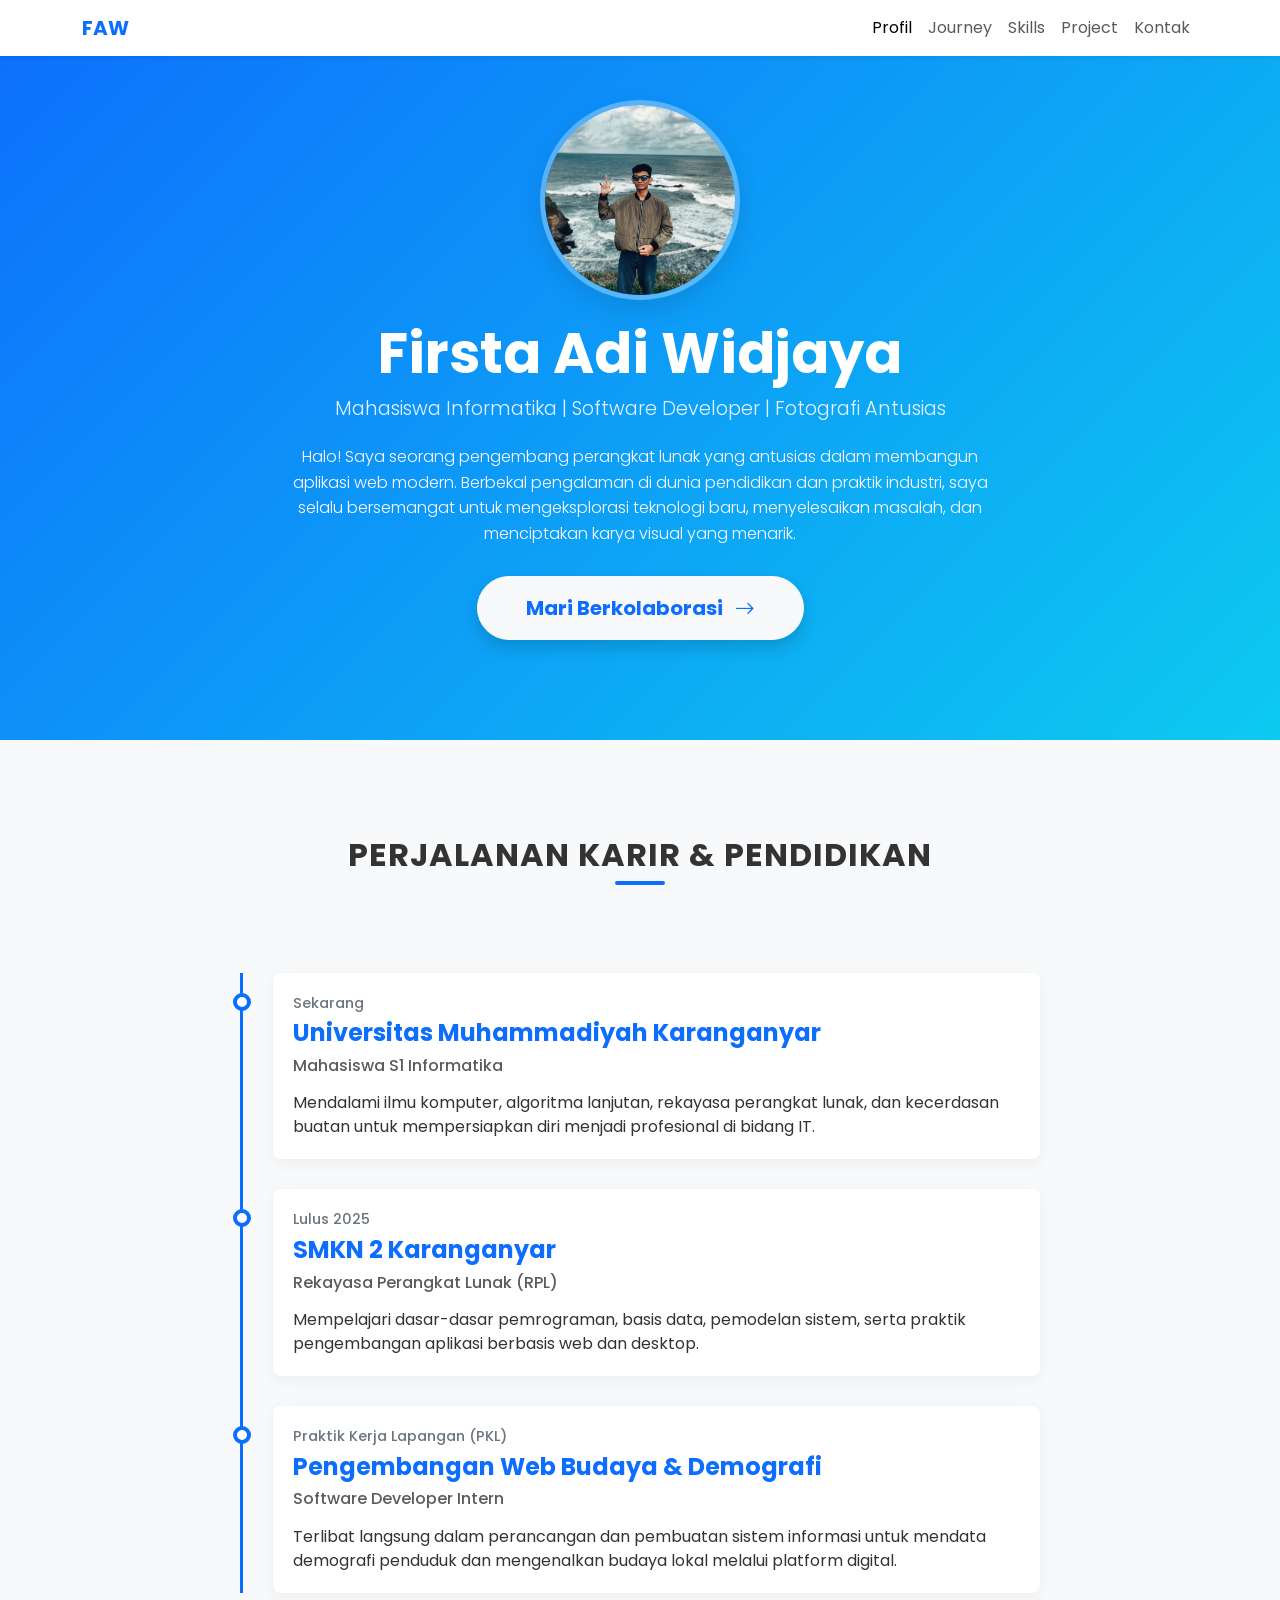
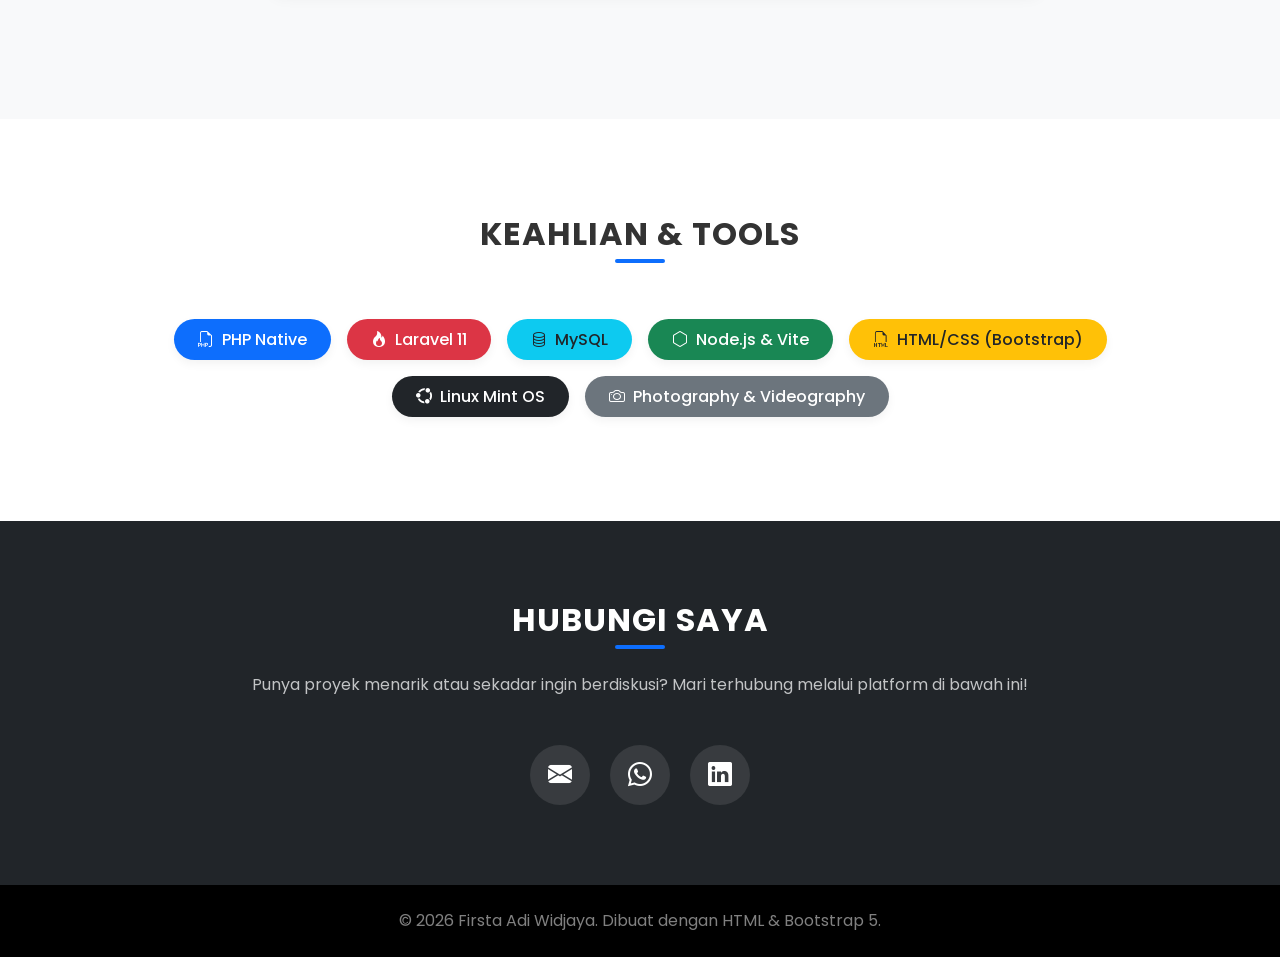
<file: index.html>
<!doctype html>
<html lang="id">

<head>
    <meta charset="UTF-8" />
    <meta name="viewport" content="width=device-width, initial-scale=1.0" />
    <title>Portofolio | Firsta Adi Widjaya</title>
    <link href="https://fonts.googleapis.com/css2?family=Poppins:wght@300;400;500;600;700&display=swap" rel="stylesheet" />
    <link href="https://cdn.jsdelivr.net/npm/bootstrap@5.3.2/dist/css/bootstrap.min.css" rel="stylesheet" />
    <link rel="stylesheet" href="https://cdn.jsdelivr.net/npm/bootstrap-icons@1.11.1/font/bootstrap-icons.css" />
    <link rel="stylesheet" href="style.css">

</head>

<body data-bs-spy="scroll" data-bs-target="#navbar-example" tabindex="0">
    <nav id="navbar-example" class="navbar navbar-expand-lg navbar-light bg-white fixed-top shadow-sm">
        <div class="container">
            <a class="navbar-brand fw-bold text-primary" href="#">FAW</a>
            <button class="navbar-toggler" type="button" data-bs-toggle="collapse" data-bs-target="#navbarNav">
                <span class="navbar-toggler-icon"></span>
            </button>
            <div class="collapse navbar-collapse justify-content-end" id="navbarNav">
                <ul class="navbar-nav">
                    <li class="nav-item">
                        <a class="nav-link" href="#profil">Profil</a>
                    </li>
                    <li class="nav-item">
                        <a class="nav-link" href="#journey">Journey</a>
                    </li>
                    <li class="nav-item">
                        <a class="nav-link" href="#skills">Skills</a>
                    </li>
                    <li class="nav-item">
                        <a class="nav-link" href="#project">Project</a>
                    </li>
                    <li class="nav-item">
                        <a class="nav-link" href="#kontak">Kontak</a>
                    </li>
                </ul>
            </div>
        </div>
    </nav>

    <section id="profil">
        <div class="container">
            <img src="images/user.jpeg" alt="Firsta Adi Widjaya" class="profile-img" />
            <h1 class="display-4 fw-bold">Firsta Adi Widjaya</h1>
            <p class="hero-tagline">
                Mahasiswa Informatika | Software Developer | Fotografi Antusias
            </p>
            <p class="hero-bio">
                Halo! Saya seorang pengembang perangkat lunak yang antusias dalam
                membangun aplikasi web modern. Berbekal pengalaman di dunia pendidikan
                dan praktik industri, saya selalu bersemangat untuk mengeksplorasi
                teknologi baru, menyelesaikan masalah, dan menciptakan karya visual
                yang menarik.
            </p>
            <a href="#kontak" class="btn btn-light btn-lg text-primary fw-bold rounded-pill px-5 py-3 shadow">
                Mari Berkolaborasi <i class="bi bi-arrow-right ms-2"></i>
            </a>
        </div>
    </section>

    <section id="journey" class="py-5">
        <div class="container py-5">
            <div class="text-center mb-5">
                <h2 class="section-title">Perjalanan Karir & Pendidikan</h2>
            </div>

            <div class="timeline">
                <div class="timeline-item">
                    <div class="timeline-date">Sekarang</div>
                    <h4 class="fw-bold text-primary">
                        Universitas Muhammadiyah Karanganyar
                    </h4>
                    <h6 class="text-muted mb-3">Mahasiswa S1 Informatika</h6>
                    <p class="mb-0">
                        Mendalami ilmu komputer, algoritma lanjutan, rekayasa perangkat
                        lunak, dan kecerdasan buatan untuk mempersiapkan diri menjadi
                        profesional di bidang IT.
                    </p>
                </div>

                <div class="timeline-item">
                    <div class="timeline-date">Lulus 2025</div>
                    <h4 class="fw-bold text-primary">SMKN 2 Karanganyar</h4>
                    <h6 class="text-muted mb-3">Rekayasa Perangkat Lunak (RPL)</h6>
                    <p class="mb-0">
                        Mempelajari dasar-dasar pemrograman, basis data, pemodelan sistem,
                        serta praktik pengembangan aplikasi berbasis web dan desktop.
                    </p>
                </div>

                <div class="timeline-item">
                    <div class="timeline-date">Praktik Kerja Lapangan (PKL)</div>
                    <h4 class="fw-bold text-primary">
                        Pengembangan Web Budaya & Demografi
                    </h4>
                    <h6 class="text-muted mb-3">Software Developer Intern</h6>
                    <p class="mb-0">
                        Terlibat langsung dalam perancangan dan pembuatan sistem informasi
                        untuk mendata demografi penduduk dan mengenalkan budaya lokal
                        melalui platform digital.
                    </p>
                </div>
            </div>
        </div>
    </section>

    <section id="skills" class="py-5 bg-white">
        <div class="container py-5 text-center">
            <h2 class="section-title mb-5">Keahlian & Tools</h2>

            <div class="d-flex flex-wrap justify-content-center">
                <span class="badge bg-primary rounded-pill skill-badge text-white">
                    <i class="bi bi-filetype-php me-1"></i> PHP Native
                </span>
                <span class="badge bg-danger rounded-pill skill-badge text-white">
                    <i class="bi bi-fire me-1"></i> Laravel 11
                </span>
                <span class="badge bg-info rounded-pill skill-badge text-dark">
                    <i class="bi bi-database me-1"></i> MySQL
                </span>
                <span class="badge bg-success rounded-pill skill-badge text-white">
                    <i class="bi bi-hexagon me-1"></i> Node.js & Vite
                </span>
                <span class="badge bg-warning rounded-pill skill-badge text-dark">
                    <i class="bi bi-filetype-html me-1"></i> HTML/CSS (Bootstrap)
                </span>
                <span class="badge bg-dark rounded-pill skill-badge text-white">
                    <i class="bi bi-ubuntu me-1"></i> Linux Mint OS
                </span>
                <span class="badge bg-secondary rounded-pill skill-badge text-white">
                    <i class="bi bi-camera me-1"></i> Photography & Videography
                </span>
            </div>
        </div>
    </section>

    <!-- <section id="project" class="py-5">
        <div class="container py-5">
            <div class="text-center mb-5">
                <h2 class="section-title">Proyek Terbaru</h2>
            </div>

            <div class="row g-4">
                <div class="col-md-6 col-lg-4">
                    <div class="card project-card h-100 shadow-sm">
                        <img src="https://placehold.co/400x250/0d6efd/white?text=Pariwisata" class="card-img-top"
                            alt="Sistem Informasi Pariwisata & Budaya" />
                        <div class="card-body d-flex flex-column">
                            <h5 class="card-title fw-bold">
                                Sistem Informasi Pariwisata & Budaya
                            </h5>
                            <p class="card-text text-muted flex-grow-1">
                                Platform interaktif untuk mempromosikan destinasi wisata dan
                                kekayaan budaya lokal dengan antarmuka yang modern.
                            </p>
                            <div class="mt-3">
                                <span class="badge border text-dark me-1">Laravel 11</span>
                                <span class="badge border text-dark">MySQL</span>
                            </div>
                        </div>
                    </div>
                </div>

                <div class="col-md-6 col-lg-4">
                    <div class="card project-card h-100 shadow-sm">
                        <img src="https://placehold.co/400x250/dc3545/white?text=Buku+Tamu" class="card-img-top"
                            alt="Aplikasi Buku Tamu (CRUD)" />
                        <div class="card-body d-flex flex-column">
                            <h5 class="card-title fw-bold">Aplikasi Buku Tamu (CRUD)</h5>
                            <p class="card-text text-muted flex-grow-1">
                                Aplikasi manajemen data tamu yang dinamis dengan fitur Create,
                                Read, Update, dan Delete terintegrasi langsung ke database.
                            </p>
                            <div class="mt-3">
                                <span class="badge border text-dark me-1">PHP Native</span>
                                <span class="badge border text-dark">MySQL</span>
                            </div>
                        </div>
                    </div>
                </div>

                <div class="col-md-6 col-lg-4">
                    <div class="card project-card h-100 shadow-sm">
                        <img src="https://placehold.co/400x250/198754/white?text=Demografi" class="card-img-top"
                            alt="Manajemen Data Demografi" />
                        <div class="card-body d-flex flex-column">
                            <h5 class="card-title fw-bold">Manajemen Data Demografi</h5>
                            <p class="card-text text-muted flex-grow-1">
                                Sistem informasi untuk merekam, mengelola, dan menganalisis
                                statistik data kependudukan sebuah wilayah secara efisien.
                            </p>
                            <div class="mt-3">
                                <span class="badge border text-dark">Web Development</span>
                            </div>
                        </div>
                    </div>
                </div>
            </div>
        </div>
    </section> -->

    <section id="kontak">
        <div class="container">
            <h2 class="section-title text-white mb-4">Hubungi Saya</h2>
            <p class="mb-5 text-light opacity-75">
                Punya proyek menarik atau sekadar ingin berdiskusi? Mari terhubung
                melalui platform di bawah ini!
            </p>

            <div class="d-flex justify-content-center">
                <a href="mailto:firstaadiwidjaya@gmail.com" class="social-btn" title="Email">
                    <i class="bi bi-envelope-fill"></i>
                </a>

                <a href="https://wa.me/6285842146097" target="_blank" class="social-btn" title="WhatsApp">
                    <i class="bi bi-whatsapp"></i>
                </a>

                <a href="#" target="_blank" class="social-btn" title="LinkedIn">
                    <i class="bi bi-linkedin"></i>
                </a>
            </div>
        </div>
    </section>

    <footer class="bg-black text-white text-center py-4">
        <div class="container">
            <p class="mb-0 text-white-50">
                &copy; 2026 Firsta Adi Widjaya. Dibuat dengan HTML & Bootstrap 5.
            </p>
        </div>
    </footer>

    <script src="https://cdn.jsdelivr.net/npm/bootstrap@5.3.2/dist/js/bootstrap.bundle.min.js"></script>
</body>

</html>
</file>
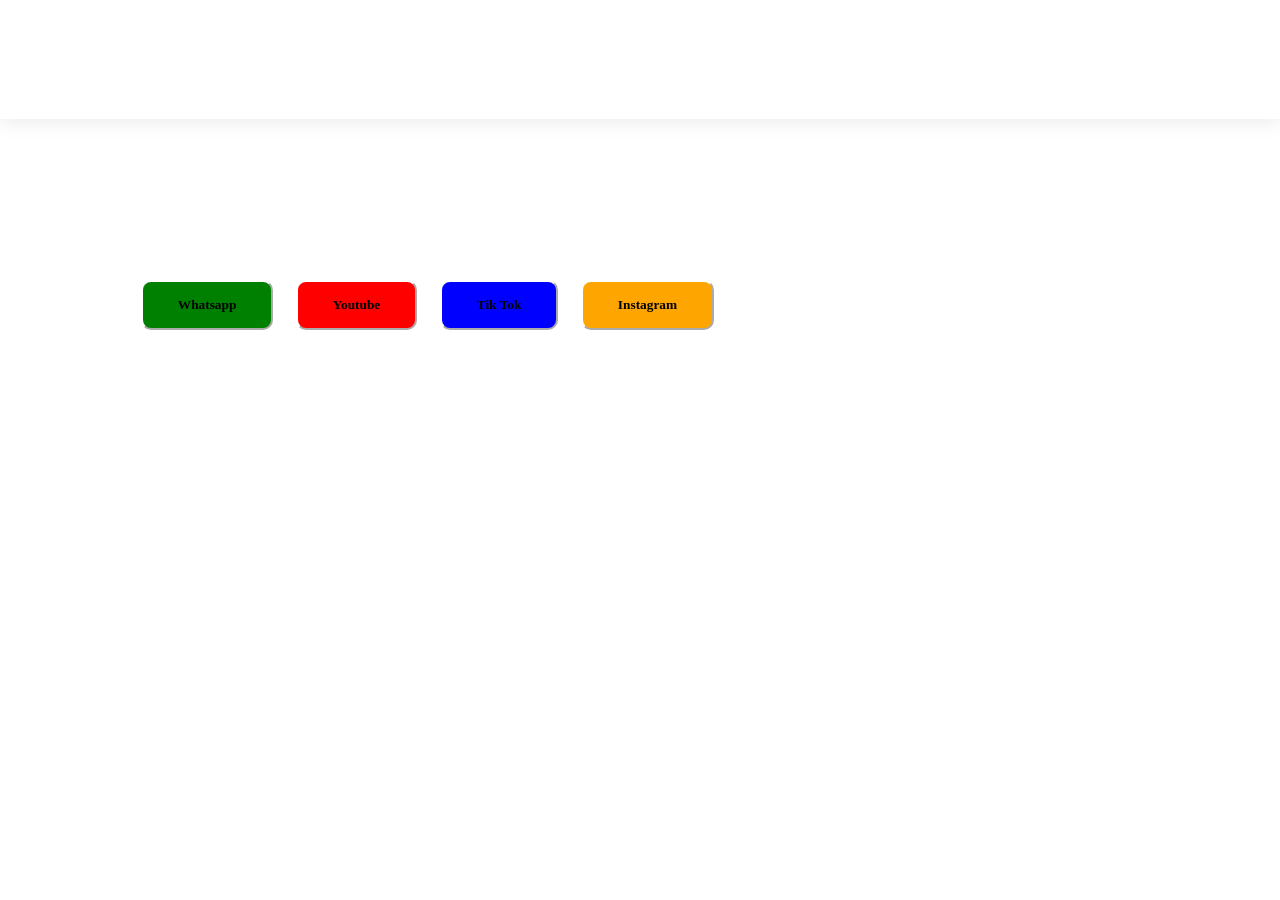
<file: Contact.html>
<!DOCTYPE html>
<html>
    <head>
        <title>Contact</title>
        <link rel="stylesheet" href="Contact.css" />
    </head>
    <body>
        <nav>
            <p class="nav-brand">Contact</p>
            <section class="nav-section">
                <ul>
                    <li><a href="index.html">Home</a></li>
                    <li><a href="Profil.html">Profil</a></li>
                    <li><a href="Contact.html">Contact</a></li>
                    <li><a href="Gallery.html">Gallery</a></li>
                </ul>
            </section>

        </nav>
        <!----home---->
        <header id="home">
            <section class="bag-satu">
                <a href="https://api.whatsapp.com/send/?phone=6285842146097&text&type=phone_number&app_absent=0"><button class="btn-info">Whatsapp</button></a>
                <a href="https://youtube.com/channel/UCAcgluRQeurDNrvPmAUytFQ"><button class="btn-info2">Youtube</button></a>
                <a href="https://www.tiktok.com/@adhii_69?_t=8Vnp1m9rXzG&_r=1"><button class="btn-info3">Tik Tok</button></a>
                <a href="https://www.instagram.com/f.adhiizy"><button class="btn-info4">Instagram</button></a>
            </section>
        </header>
        <!--profil-->
    </body>
</file>
<file: style.css>
body {
    font-family: "Poppins", sans-serif;
    background-color: #f8f9fa;
    color: #333;
}

html {
    scroll-behavior: smooth;
}

section {
    scroll-margin-top: 76px;
}

#profil {
    background: linear-gradient(135deg, #0d6efd 0%, #0dcaf0 100%);
    color: white;
    padding: 100px 0;
    text-align: center;
}

.profile-img {
    width: 200px;
    height: 200px;
    object-fit: cover;
    border: 5px solid rgba(255, 255, 255, 0.3);
    border-radius: 50%;
    margin-bottom: 20px;
    box-shadow: 0 10px 25px rgba(0, 0, 0, 0.1);
}

.hero-tagline {
    font-size: 1.2rem;
    font-weight: 300;
    opacity: 0.9;
    margin-bottom: 20px;
}

.hero-bio {
    max-width: 700px;
    margin: 0 auto 30px auto;
    font-weight: 300;
    line-height: 1.6;
}

.section-title {
    font-weight: 700;
    margin-bottom: 40px;
    text-transform: uppercase;
    letter-spacing: 1px;
    position: relative;
    display: inline-block;
    padding-bottom: 10px;
}

.section-title::after {
    content: "";
    position: absolute;
    bottom: 0;
    left: 50%;
    transform: translateX(-50%);
    width: 50px;
    height: 4px;
    background-color: #0d6efd;
    border-radius: 2px;
}

.timeline {
    position: relative;
    max-width: 800px;
    margin: 0 auto;
    padding-left: 30px;
    border-left: 3px solid #0d6efd;
}

.timeline-item {
    position: relative;
    margin-bottom: 30px;
    background: white;
    padding: 20px;
    border-radius: 8px;
    box-shadow: 0 4px 15px rgba(0, 0, 0, 0.05);
}

.timeline-item::before {
    content: "";
    position: absolute;
    left: -40px;
    top: 20px;
    width: 18px;
    height: 18px;
    background-color: white;
    border: 4px solid #0d6efd;
    border-radius: 50%;
}

.timeline-date {
    font-size: 0.9rem;
    color: #6c757d;
    font-weight: 500;
    margin-bottom: 5px;
}

.skill-badge {
    font-size: 1rem;
    padding: 12px 24px;
    margin: 8px;
    font-weight: 500;
    box-shadow: 0 4px 10px rgba(0, 0, 0, 0.05);
    transition: transform 0.2s;
}

.skill-badge:hover {
    transform: translateY(-3px);
}

.project-card {
    border: none;
    border-radius: 12px;
    overflow: hidden;
    transition:
        transform 0.3s ease,
        box-shadow 0.3s ease;
}

.project-card:hover {
    transform: translateY(-8px);
    box-shadow: 0 15px 30px rgba(0, 0, 0, 0.1);
}

.project-card .card-img-top {
    height: 200px;
    object-fit: cover;
}

#kontak {
    background-color: #212529;
    color: white;
    padding: 80px 0;
    text-align: center;
}

.social-btn {
    display: inline-flex;
    align-items: center;
    justify-content: center;
    width: 60px;
    height: 60px;
    border-radius: 50%;
    background-color: rgba(255, 255, 255, 0.1);
    color: white;
    font-size: 1.5rem;
    margin: 0 10px;
    transition: all 0.3s ease;
    text-decoration: none;
}

.social-btn:hover {
    background-color: #0d6efd;
    color: white;
    transform: scale(1.1);
}
</file>
<file: Contact.css>
* {
  text-decoration: none;
  margin: 0px;
  padding: 0px;
  font-family: "poppins";
}

html {
  margin: auto;
  max-width: 1440px;
  font-size: 10px;
}
/*nav*/
nav {
  display: flex;
  justify-content: space-between;
  padding: 1.5rem 14rem;
  color: #382626;
  border-bottom: 5px solid rgb(255, 255, 255);
  box-shadow: 0 4px 18px rgba(0, 0, 0, 0.08);
}

nav .nav-brand {
  font-size: 3rem;
  font-weight: 500;
  cursor: pointer;
  transition: all 0.3s;
  align-items: center;
}
nav .nav-section {
  display: flex;
  align-items: center;
}
nav .nav-section ul {
  list-style: none;
}

nav .nav-section ul li {
  display: inline-block;
  margin-left: 2rem;
}

nav .nav-section ul li a {
  font-size: 1.5rem;
  text-decoration: none;
  color: white;
  transition: all 0.3s;
}
nav .nav-section ul li a:hover {
  color: black;
}
nav .nav-brand:hover,
nav .nav-section:hover {
  color: #407bff;
}
/*akir nav*/

/* head */
header {
  display: flex;
  color: #263238;
}
header .bag-satu {
  flex-basis: auto;
  padding: 11%;
}
.gambar {
  width: 400px;
}
.btn-info {
  background: green;
  border-radius: 10px;
  border-color: white;
  margin-top: 20px;
  padding: 15px 35px 15px 35px;
  color: black;
  cursor: pointer;
  font-weight: bold;
  margin-right: 2rem;
}

.btn-info:hover {
  background: white;
  text-decoration: solid;
}
#profil {
  display: block;
  margin-top: 170px;
  border-top: 20px solid #e6e9ec;
  box-shadow: 0 0px 0px rgba(0, 0, 0, 0.08);
  text-align: center;
}
.hai {
  margin-top: 150px;
  font-size: 3rem;
  margin: auto;
}
p {
  margin-top: 5rem;
  font-family: Verdana, sans-serif;
  color: white;
}

.rounded-circle {
  border-radius: 50%;
}
.aku {
  font-size: 2rem;
  margin-top: 3rem;
  text-align: center;
}

.lorem {
  font-size: 2rem;
  display: flex;
  /* padding: 20px; */
}

h1 {
  color: white;
}
.btn-info2 {
  background: red;
  border-radius: 10px;
  border-color: white;
  margin-top: 20px;
  padding: 15px 35px 15px 35px;
  color: black;
  cursor: pointer;
  font-weight: bold;
  margin-right: 2rem;
}
.btn-info3 {
  background: blue;
  border-radius: 10px;
  border-color: white;
  margin-top: 20px;
  padding: 15px 35px 15px 35px;
  color: black;
  cursor: pointer;
  font-weight: bold;
  margin-right: 2rem;
}
.btn-info2:hover {
  background: white;
  text-decoration: solid;
}
.btn-info3:hover {
  background: white;
  text-decoration: solid;
}
.btn-info4 {
  background: orange;
  border-radius: 10px;
  border-color: white;
  margin-top: 20px;
  padding: 15px 35px 15px 35px;
  color: black;
  cursor: pointer;
  font-weight: bold;
  margin-right: 2rem;
}
.btn-info4:hover {
  background: white;
  text-decoration: solid;
}
body {
  background-image: url(https://images3.alphacoders.com/118/1180467.png);
  background-repeat: no-repeat;
  background-size: cover;
}
</file>
